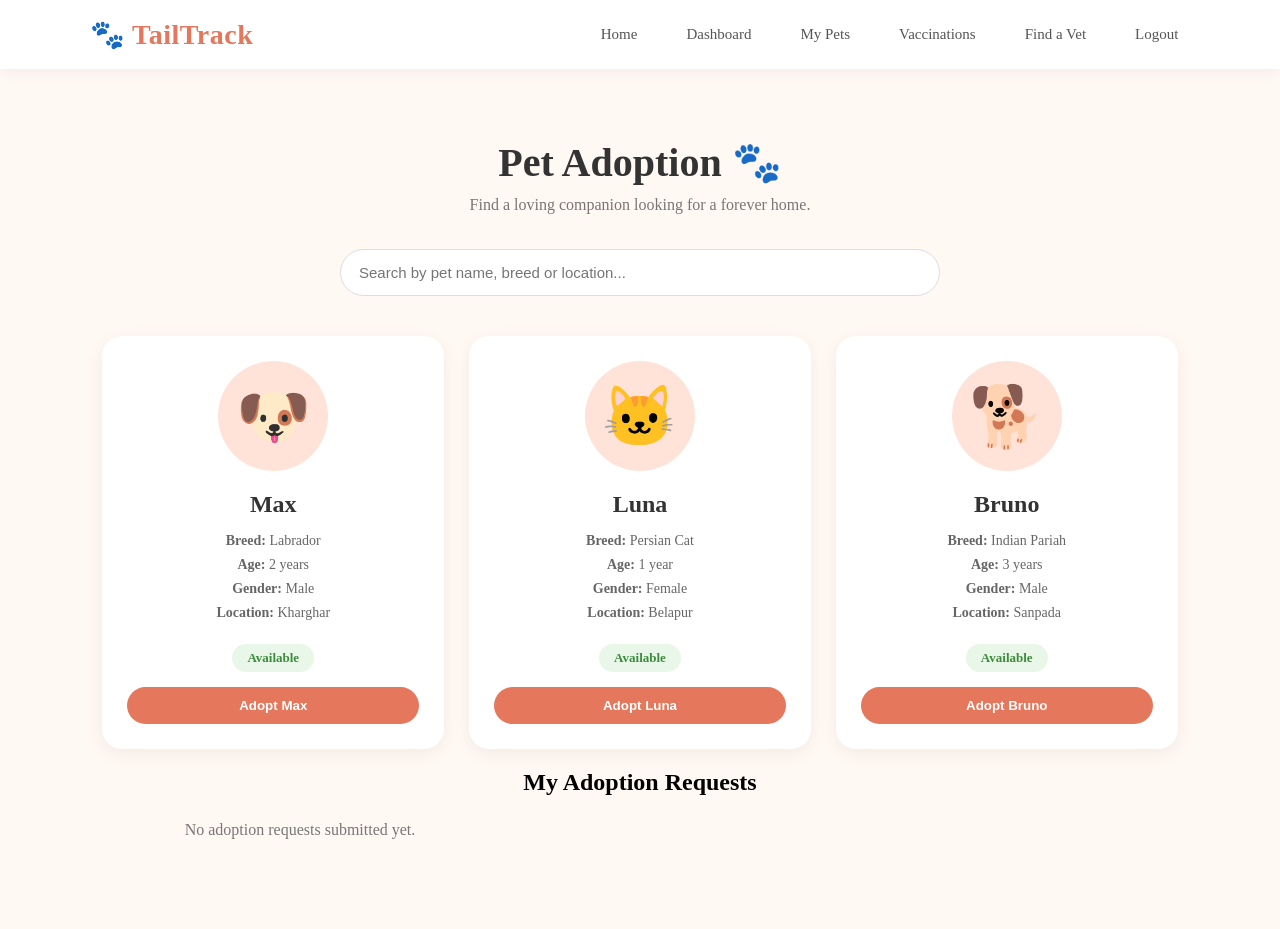
<file: adoption.html>
<!DOCTYPE html>
<html lang="en">

<head>
    <meta charset="UTF-8">
    <meta name="viewport" content="width=device-width, initial-scale=1.0">
    <title>TailTrack - Pet Adoption</title>
    <link rel="stylesheet" href="style.css">
</head>

<body>

    <nav>
        <div class="logo">🐾 TailTrack</div>

        <div class="nav-links">
            <a href="index.html">Home</a>
            <a href="dashboard.html">Dashboard</a>
            <a href="pets.html">My Pets</a>
            <a href="vaccinations.html">Vaccinations</a>
            <a href="vet.html">Find a Vet</a>
            <a href="login.html">Logout</a>
        </div>
    </nav>

    <section class="adoption-section">

        <div class="adoption-header">
            <h1>Pet Adoption 🐾</h1>
            <p>Find a loving companion looking for a forever home.</p>
        </div>

        <!-- Search -->

        <div class="adoption-search">

            <input
                type="text"
                id="adoptionSearch"
                placeholder="Search by pet name, breed or location..."
            >

        </div>


        <!-- Pet Listings -->

        <div class="adoption-container" id="adoptionList">

            <div class="adoption-card"
                 data-search="max dog labrador kharghar">

                <div class="adoption-image">🐶</div>

                <h2>Max</h2>

                <p><strong>Breed:</strong> Labrador</p>
                <p><strong>Age:</strong> 2 years</p>
                <p><strong>Gender:</strong> Male</p>
                <p><strong>Location:</strong> Kharghar</p>

                <span class="adoption-status">Available</span>

                <button onclick="openAdoption('Max')">
                    Adopt Max
                </button>

            </div>


            <div class="adoption-card"
                 data-search="luna cat persian belapur">

                <div class="adoption-image">🐱</div>

                <h2>Luna</h2>

                <p><strong>Breed:</strong> Persian Cat</p>
                <p><strong>Age:</strong> 1 year</p>
                <p><strong>Gender:</strong> Female</p>
                <p><strong>Location:</strong> Belapur</p>

                <span class="adoption-status">Available</span>

                <button onclick="openAdoption('Luna')">
                    Adopt Luna
                </button>

            </div>


            <div class="adoption-card"
                 data-search="bruno dog indie sanpada">

                <div class="adoption-image">🐕</div>

                <h2>Bruno</h2>

                <p><strong>Breed:</strong> Indian Pariah</p>
                <p><strong>Age:</strong> 3 years</p>
                <p><strong>Gender:</strong> Male</p>
                <p><strong>Location:</strong> Sanpada</p>

                <span class="adoption-status">Available</span>

                <button onclick="openAdoption('Bruno')">
                    Adopt Bruno
                </button>

            </div>

        </div>


        <!-- Adoption Form -->

        <div class="adoption-form-box" id="adoptionFormBox">

            <h2>Adoption Request 🐾</h2>

            <form id="adoptionForm">

                <label>Selected Pet</label>

                <input
                    type="text"
                    id="selectedPet"
                    readonly
                >


                <label>Your Name</label>

                <input
                    type="text"
                    id="adopterName"
                    placeholder="Enter your name"
                    required
                >


                <label>Phone Number</label>

                <input
                    type="tel"
                    id="adopterPhone"
                    placeholder="Enter phone number"
                    required
                >


                <label>Why do you want to adopt?</label>

                <textarea
                    id="adoptionReason"
                    placeholder="Tell us why you want to adopt..."
                    required
                ></textarea>


                <button type="submit">
                    Submit Adoption Request 🐾
                </button>

            </form>

        </div>


        <!-- Adoption Requests -->

        <div class="adoption-requests">

            <h2>My Adoption Requests</h2>

            <div id="adoptionRequestList">

                <p class="no-requests">
                    No adoption requests submitted yet.
                </p>

            </div>

        </div>

    </section>

    <script src="script.js"></script>

</body>

</html>
</file>
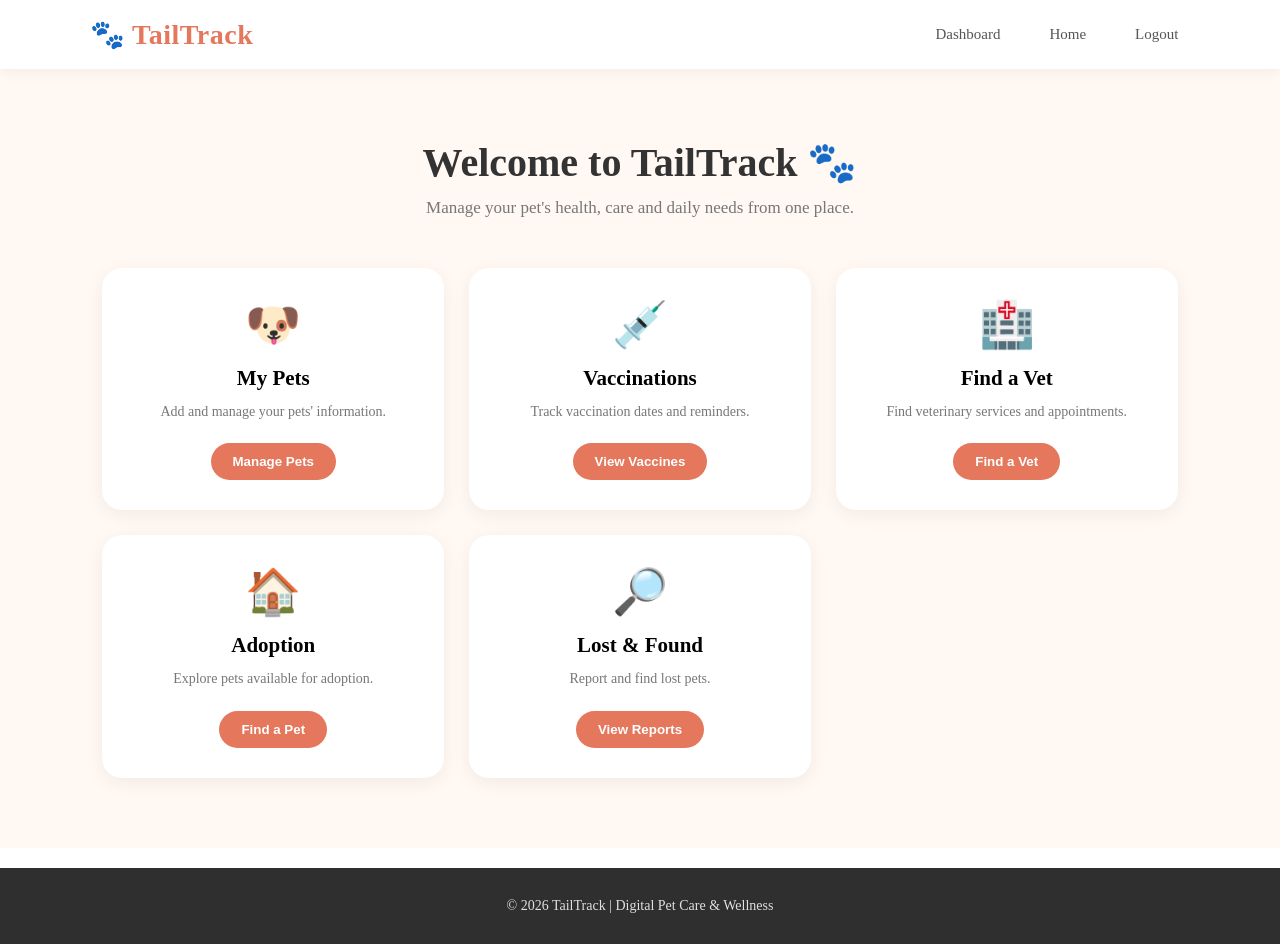
<file: dashboard.html>
<!DOCTYPE html>
<html lang="en">

<head>

    <meta charset="UTF-8">

    <meta name="viewport" content="width=device-width, initial-scale=1.0">

    <title>TailTrack - Dashboard</title>

    <link rel="stylesheet" href="style.css">

</head>

<body>

    <nav>

        <div class="logo">
            🐾 TailTrack
        </div>

        <div class="nav-links">

            <a href="dashboard.html">Dashboard</a>
            <a href="index.html">Home</a>
            <a href="login.html">Logout</a>

        </div>

    </nav>

    <section class="dashboard">

        <div class="dashboard-header">

            <h1>Welcome to TailTrack 🐾</h1>

            <p>
                Manage your pet's health, care and daily needs
                from one place.
            </p>

        </div>

        <div class="dashboard-cards">

            <div class="dashboard-card">
                <div class="dashboard-icon">🐶</div>
                <h3>My Pets</h3>
                <p>Add and manage your pets' information.</p>
                <a href="pets.html">
                <button>Manage Pets</button>
                </a>
            </div>

            <div class="dashboard-card">
                <div class="dashboard-icon">💉</div>
                <h3>Vaccinations</h3>
                <p>Track vaccination dates and reminders.</p>
                <a href="vaccinations.html"> 
                <button>View Vaccines</button>
                </a>
            </div>

            <div class="dashboard-card">
                <div class="dashboard-icon">🏥</div>
                <h3>Find a Vet</h3>
                <p>Find veterinary services and appointments.</p>
                <a href="vet.html">
                <button>Find a Vet</button>
                </a>
            </div>

            <div class="dashboard-card">
                <div class="dashboard-icon">🏠</div>
                <h3>Adoption</h3>
                <p>Explore pets available for adoption.</p>
                <a href="adoption.html">
                <button>Find a Pet</button>
                </a>
            </div>

            <div class="dashboard-card">
                <div class="dashboard-icon">🔎</div>
                <h3>Lost & Found</h3>
                <p>Report and find lost pets.</p>
                <a href="lost.html">
                <button>View Reports</button>
                </a>
            </div>

        </div>

    </section>

    <footer>

        <p>© 2026 TailTrack | Digital Pet Care & Wellness</p>

    </footer>

</body>

</html>
</file>
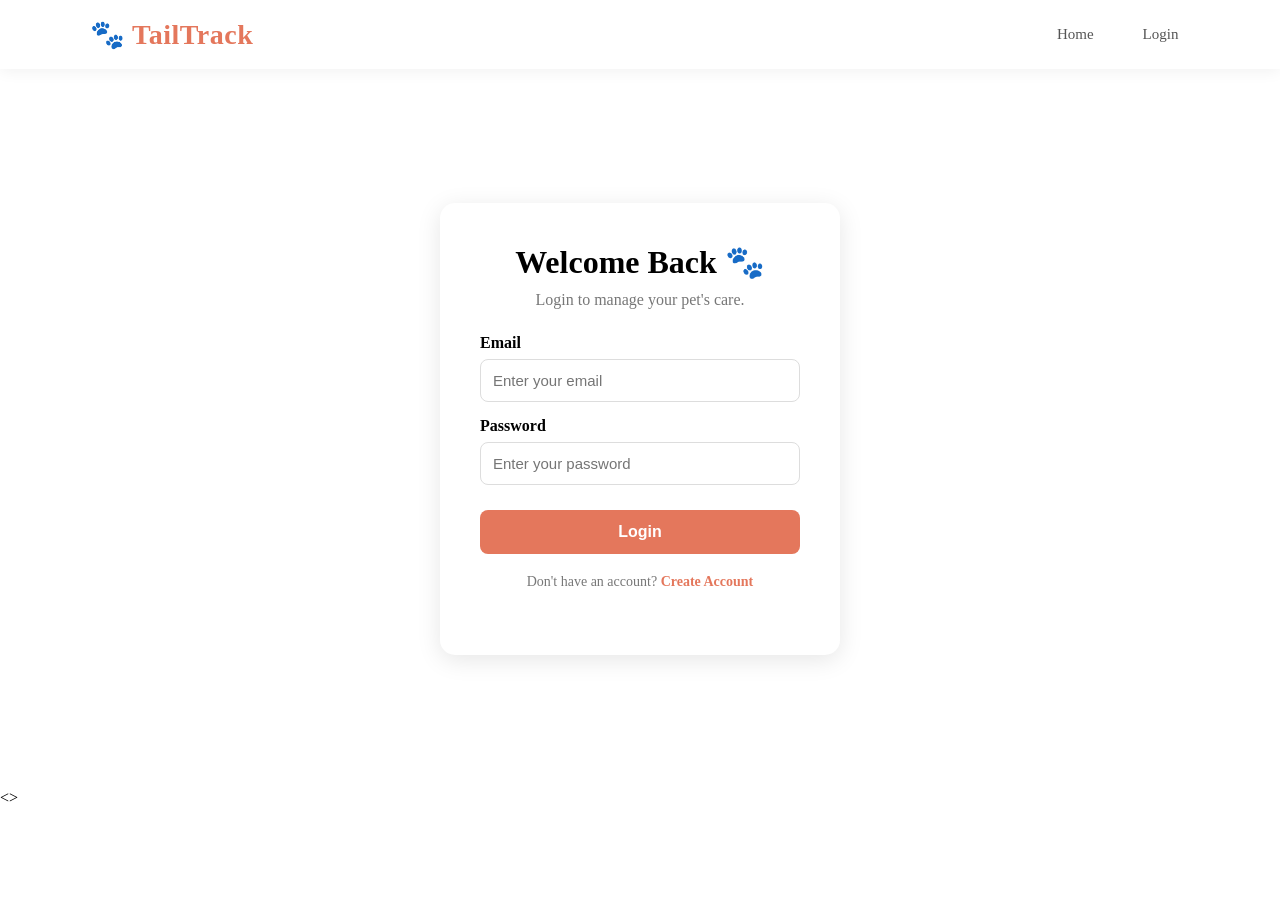
<file: login.html>
<!DOCTYPE html>
<html lang="en">

<head>

    <meta charset="UTF-8">

    <meta name="viewport" content="width=device-width, initial-scale=1.0">

    <title>TailTrack - Login</title>

    <link rel="stylesheet" href="style.css">

</head>

<body>

    <nav>

        <div class="logo">
            🐾 TailTrack
        </div>

        <div class="nav-links">

            <a href="index.html">Home</a>

            <a href="login.html">Login</a>

        </div>

    </nav>

    <div class="login-container">

        <div class="login-box">

            <h1>Welcome Back 🐾</h1>

            <p>Login to manage your pet's care.</p>
<form id="loginForm"></form>

          <form id="loginForm" onsubmit="loginAccount(event)"></form>

                <label>Email</label>

                <input
                    type="email"
                    id="email"
                    placeholder="Enter your email"
                    required
                >

                <label>Password</label>

                <input
                    type="password"
                    id="password"
                    placeholder="Enter your password"
                    required
                >

               <button type="button" onclick="loginAccount()">Login</button>

            </form>

            <p class="register-text">

                Don't have an account?

                <a href="register.html">
                    Create Account
                </a>

            </p>

        </div>

    </div>

    <script src="script.js"></script>
<>
<script>
async function loginAccount() {

    const form = document.getElementById("loginForm");

    if (!form) {
        alert("Login form not found.");
        return;
    }

    // Try common IDs first
    let emailInput =
        document.getElementById("email") ||
        document.getElementById("loginEmail");

    let passwordInput =
        document.getElementById("password") ||
        document.getElementById("loginPassword");

    // If IDs are different, use the form inputs
    const inputs = form.querySelectorAll("input");

    if (!emailInput && inputs.length >= 1) {
        emailInput = inputs[0];
    }

    if (!passwordInput && inputs.length >= 2) {
        passwordInput = inputs[1];
    }

    if (!emailInput || !passwordInput) {
        alert("Login fields could not be found.");
        return;
    }

    const email = emailInput.value.trim();
    const password = passwordInput.value;

    if (!email || !password) {
        alert("Please enter email and password.");
        return;
    }

    try {

        const response = await fetch(
            "http://localhost:8080/api/login",
            {
                method: "POST",
                headers: {
                    "Content-Type":
                        "application/x-www-form-urlencoded"
                },
                body:
                    "email=" + encodeURIComponent(email) +
                    "&password=" + encodeURIComponent(password)
            }
        );

        const result = await response.text();

        console.log("Login response:", result);

        if (response.ok) {

            alert("Login successful! 🐾");

            window.location.href = "dashboard.html";

        } else {

            alert(result);
        }

    } catch (error) {

        console.error("Login error:", error);

        alert(
            "Unable to connect to TailTrack backend."
        );
    }
}
</script>
</body>

</html>
</file>
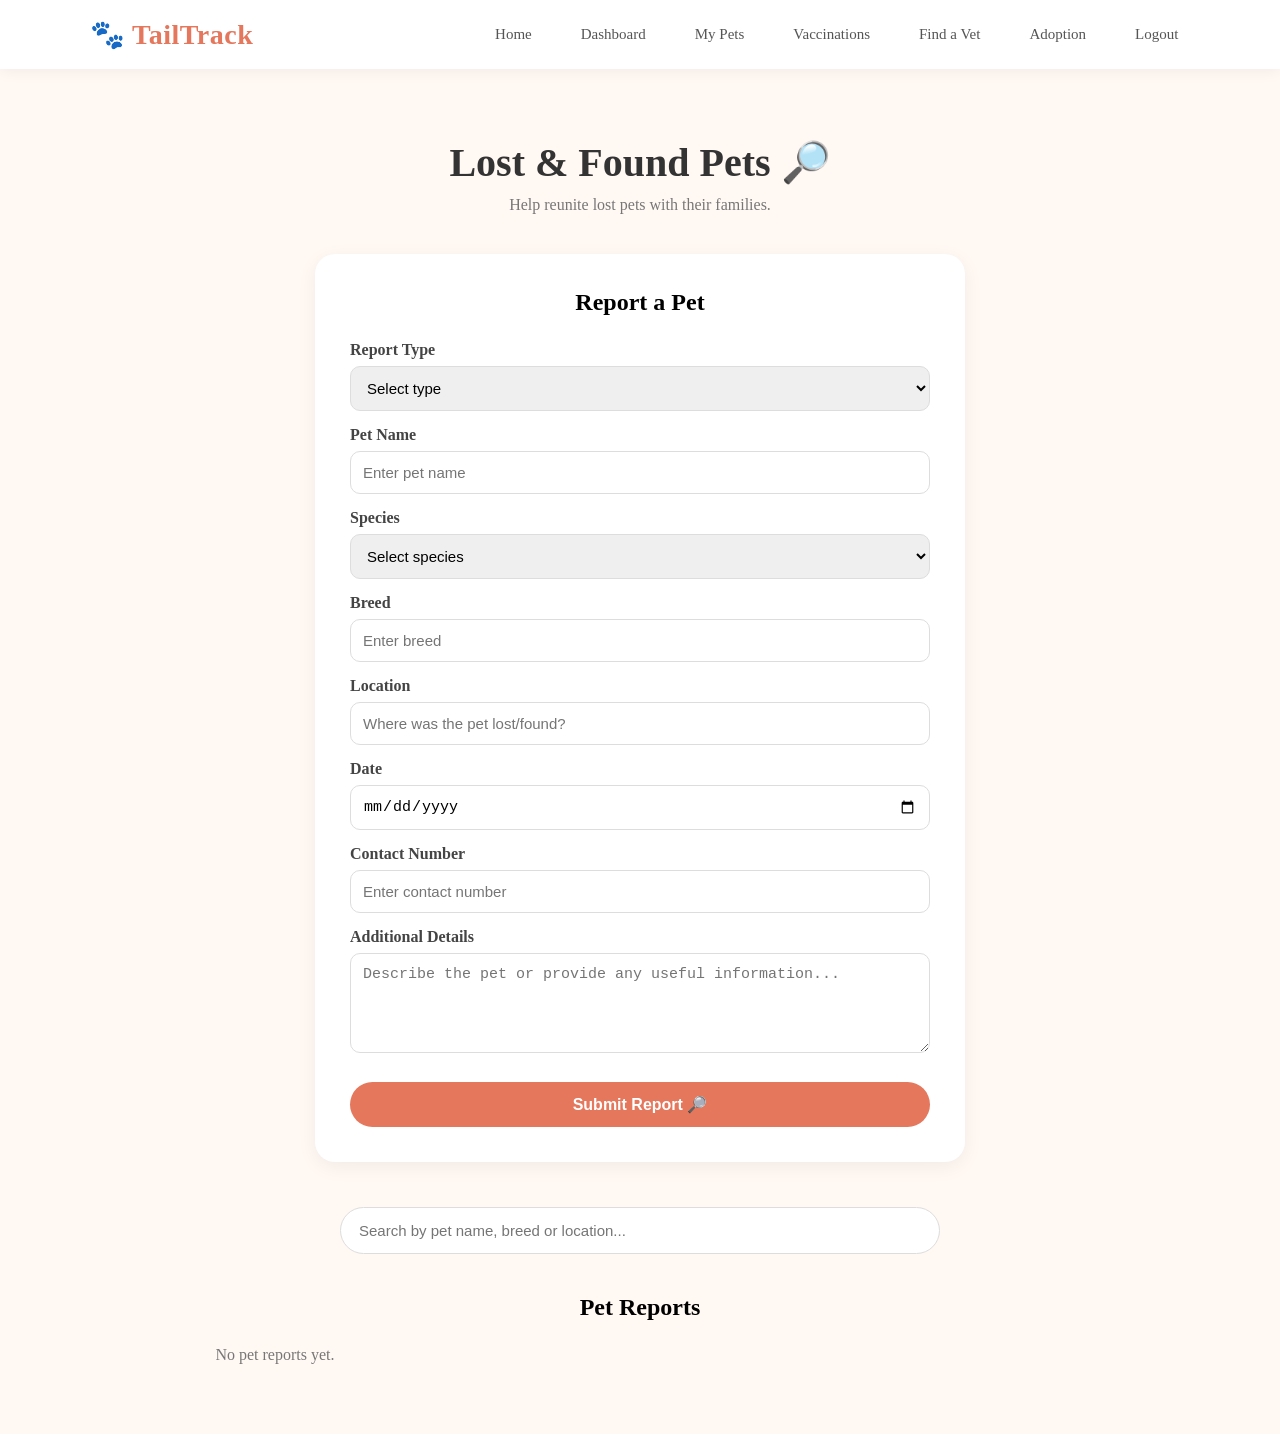
<file: lost.html>
<!DOCTYPE html>
<html lang="en">

<head>
    <meta charset="UTF-8">
    <meta name="viewport" content="width=device-width, initial-scale=1.0">
    <title>TailTrack - Lost & Found</title>
    <link rel="stylesheet" href="style.css">
</head>

<body>

    <nav>
        <div class="logo">🐾 TailTrack</div>

        <div class="nav-links">
            <a href="index.html">Home</a>
            <a href="dashboard.html">Dashboard</a>
            <a href="pets.html">My Pets</a>
            <a href="vaccinations.html">Vaccinations</a>
            <a href="vet.html">Find a Vet</a>
            <a href="adoption.html">Adoption</a>
            <a href="login.html">Logout</a>
        </div>
    </nav>

    <section class="lost-section">

        <div class="lost-header">
            <h1>Lost & Found Pets 🔎</h1>
            <p>Help reunite lost pets with their families.</p>
        </div>

        <div class="lost-form-box">

            <h2>Report a Pet</h2>

            <form id="lostPetForm">

                <label>Report Type</label>

                <select id="reportType" required>
                    <option value="">Select type</option>
                    <option value="Lost">I Lost a Pet</option>
                    <option value="Found">I Found a Pet</option>
                </select>


                <label>Pet Name</label>

                <input
                    type="text"
                    id="lostPetName"
                    placeholder="Enter pet name"
                    required
                >


                <label>Species</label>

                <select id="lostPetSpecies" required>
                    <option value="">Select species</option>
                    <option value="Dog">Dog</option>
                    <option value="Cat">Cat</option>
                    <option value="Bird">Bird</option>
                    <option value="Rabbit">Rabbit</option>
                    <option value="Other">Other</option>
                </select>


                <label>Breed</label>

                <input
                    type="text"
                    id="lostPetBreed"
                    placeholder="Enter breed"
                    required
                >


                <label>Location</label>

                <input
                    type="text"
                    id="lostPetLocation"
                    placeholder="Where was the pet lost/found?"
                    required
                >


                <label>Date</label>

                <input
                    type="date"
                    id="lostPetDate"
                    required
                >


                <label>Contact Number</label>

                <input
                    type="tel"
                    id="lostPetContact"
                    placeholder="Enter contact number"
                    required
                >


                <label>Additional Details</label>

                <textarea
                    id="lostPetDetails"
                    placeholder="Describe the pet or provide any useful information..."
                ></textarea>


                <button type="submit">
                    Submit Report 🔎
                </button>

            </form>

        </div>


        <!-- Search -->

        <div class="lost-search">

            <input
                type="text"
                id="lostSearch"
                placeholder="Search by pet name, breed or location..."
            >

        </div>


        <!-- Listings -->

        <div class="lost-listings">

            <h2>Pet Reports</h2>

            <div id="lostPetList">

                <p class="no-lost-pets">
                    No pet reports yet.
                </p>

            </div>

        </div>

    </section>

    <script src="script.js"></script>

</body>

</html>
</file>
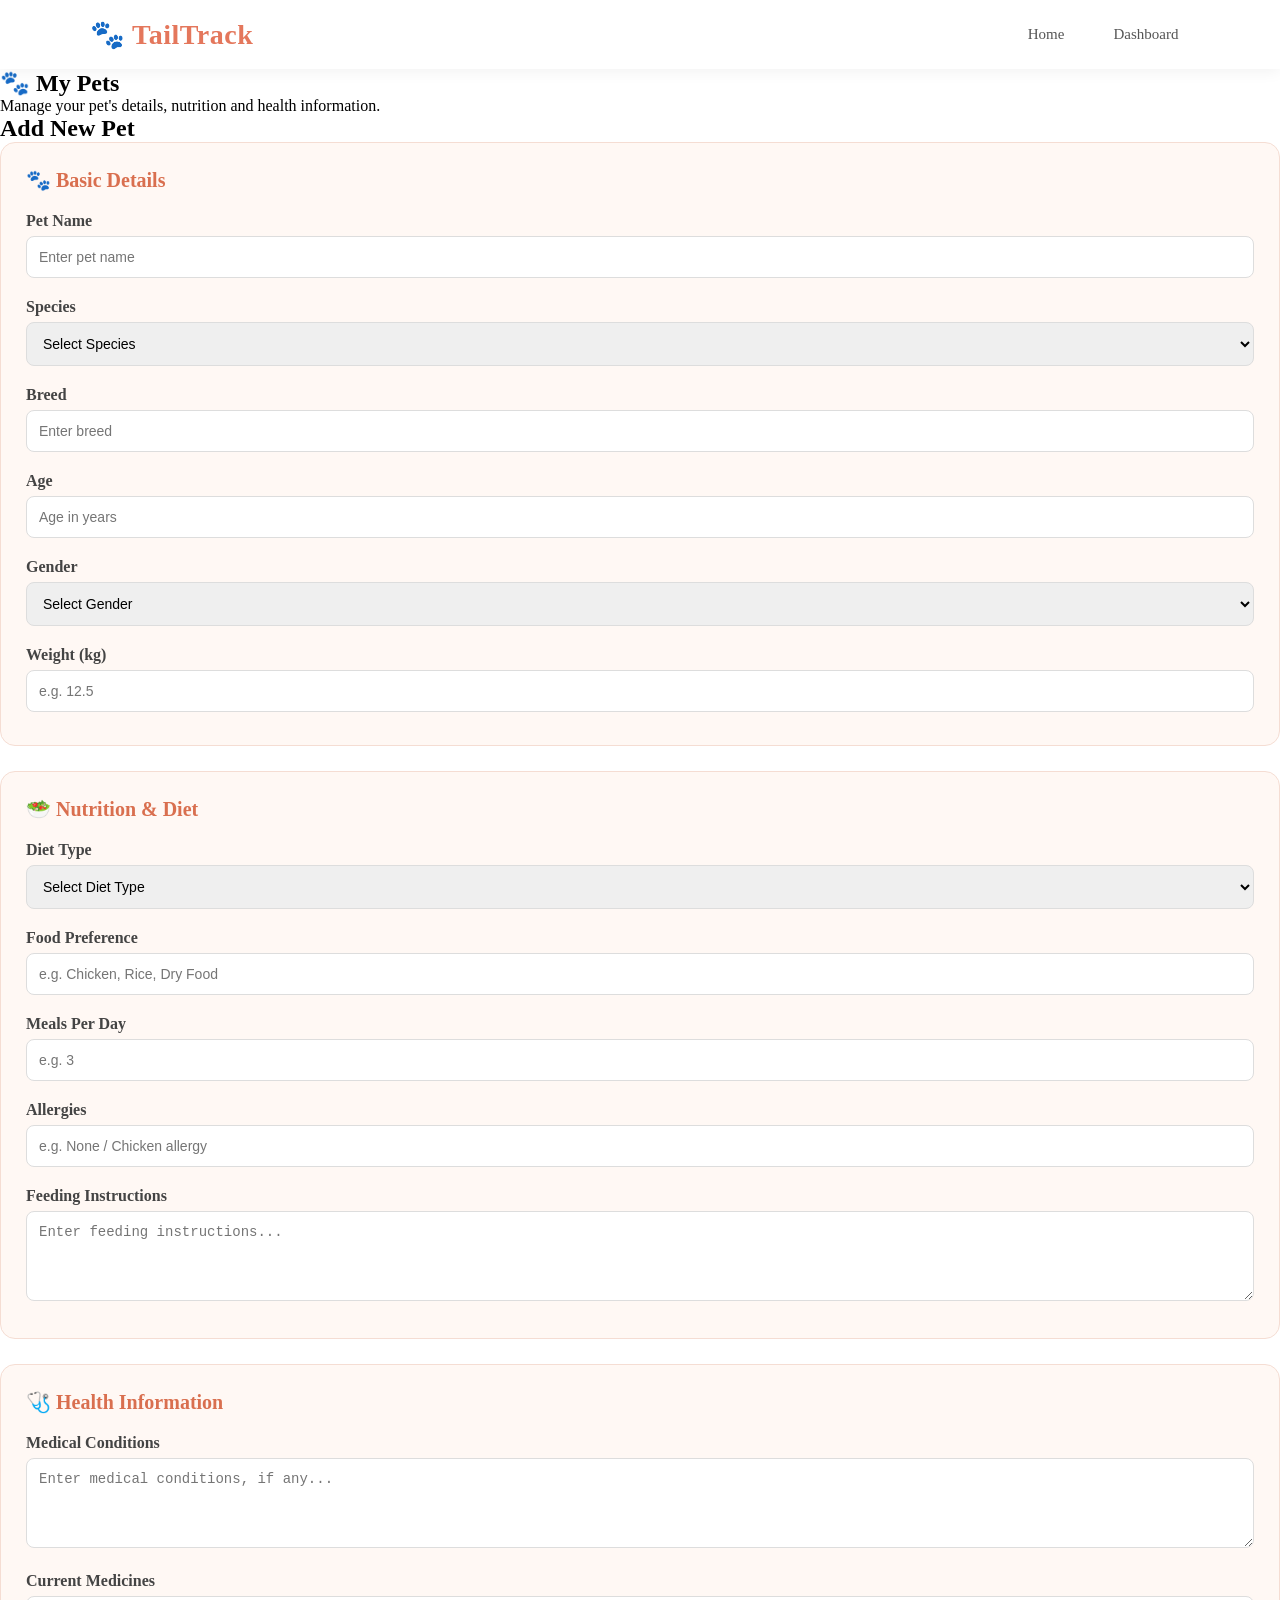
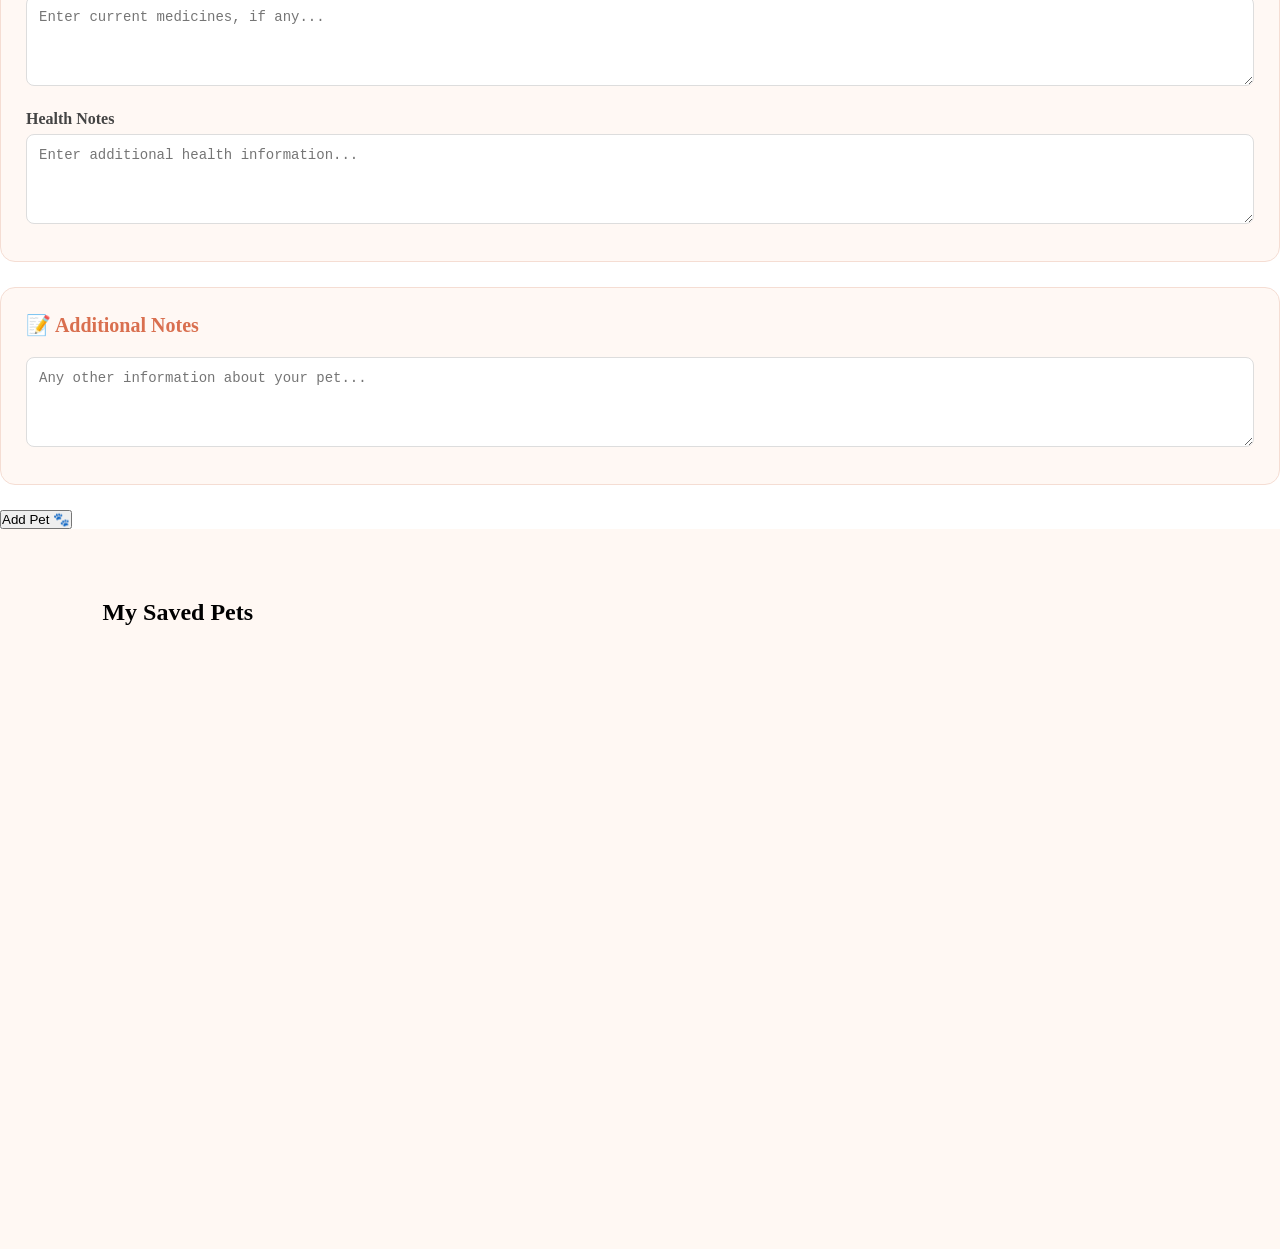
<file: pets.html>
<!DOCTYPE html>
<html lang="en">
<head>
    <meta charset="UTF-8">
    <meta name="viewport" content="width=device-width, initial-scale=1.0">
    <title>My Pets - TailTrack</title>
    <link rel="stylesheet" href="style.css">
</head>

<body>

<nav class="navbar">
    <div class="logo">🐾 TailTrack</div>

    <div class="nav-links">
        <a href="index.html">Home</a>
        <a href="dashboard.html">Dashboard</a>
    </div>
</nav>


<section class="page-section">

    <div class="page-header">
        <h1>🐾 My Pets</h1>
        <p>Manage your pet's details, nutrition and health information.</p>
    </div>


    <!-- ADD PET -->
    <div class="form-container">

        <h2>Add New Pet</h2>

        <form id="petForm">

            <div class="form-section">
                <h3>🐾 Basic Details</h3>

                <label>Pet Name</label>
                <input type="text" id="petName"
                       placeholder="Enter pet name" required>

                <label>Species</label>
                <select id="petSpecies" required>
                    <option value="">Select Species</option>
                    <option value="Dog">Dog</option>
                    <option value="Cat">Cat</option>
                    <option value="Rabbit">Rabbit</option>
                    <option value="Bird">Bird</option>
                    <option value="Other">Other</option>
                </select>

                <label>Breed</label>
                <input type="text" id="petBreed"
                       placeholder="Enter breed">

                <label>Age</label>
                <input type="number" id="petAge"
                       min="0" placeholder="Age in years" required>

                <label>Gender</label>
                <select id="petGender">
                    <option value="">Select Gender</option>
                    <option value="Male">Male</option>
                    <option value="Female">Female</option>
                </select>

                <label>Weight (kg)</label>
                <input type="number" id="petWeight"
                       step="0.1" min="0"
                       placeholder="e.g. 12.5">
            </div>


            <div class="form-section">
                <h3>🥗 Nutrition & Diet</h3>

                <label>Diet Type</label>
                <select id="dietType">
                    <option value="">Select Diet Type</option>
                    <option value="Vegetarian">Vegetarian</option>
                    <option value="Non-Vegetarian">Non-Vegetarian</option>
                    <option value="Mixed">Mixed</option>
                    <option value="Special Diet">Special Diet</option>
                </select>

                <label>Food Preference</label>
                <input type="text" id="foodPreference"
                       placeholder="e.g. Chicken, Rice, Dry Food">

                <label>Meals Per Day</label>
                <input type="number" id="mealsPerDay"
                       min="1" max="10"
                       placeholder="e.g. 3">

                <label>Allergies</label>
                <input type="text" id="allergies"
                       placeholder="e.g. None / Chicken allergy">

                <label>Feeding Instructions</label>
                <textarea id="feedingInstructions"
                          placeholder="Enter feeding instructions..."></textarea>
            </div>


            <div class="form-section">
                <h3>🩺 Health Information</h3>

                <label>Medical Conditions</label>
                <textarea id="medicalConditions"
                          placeholder="Enter medical conditions, if any..."></textarea>

                <label>Current Medicines</label>
                <textarea id="currentMedicines"
                          placeholder="Enter current medicines, if any..."></textarea>

                <label>Health Notes</label>
                <textarea id="healthNotes"
                          placeholder="Enter additional health information..."></textarea>
            </div>


            <div class="form-section">
                <h3>📝 Additional Notes</h3>

                <textarea id="petNotes"
                          placeholder="Any other information about your pet..."></textarea>
            </div>


            <button type="submit">Add Pet 🐾</button>

        </form>

    </div>


    <!-- SAVED PETS -->

    <div class="pets-section">

        <h2>My Saved Pets</h2>

        <div id="petList"></div>

    </div>

</section>


<script src="script.js"></script>

</body>
</html>
</file>
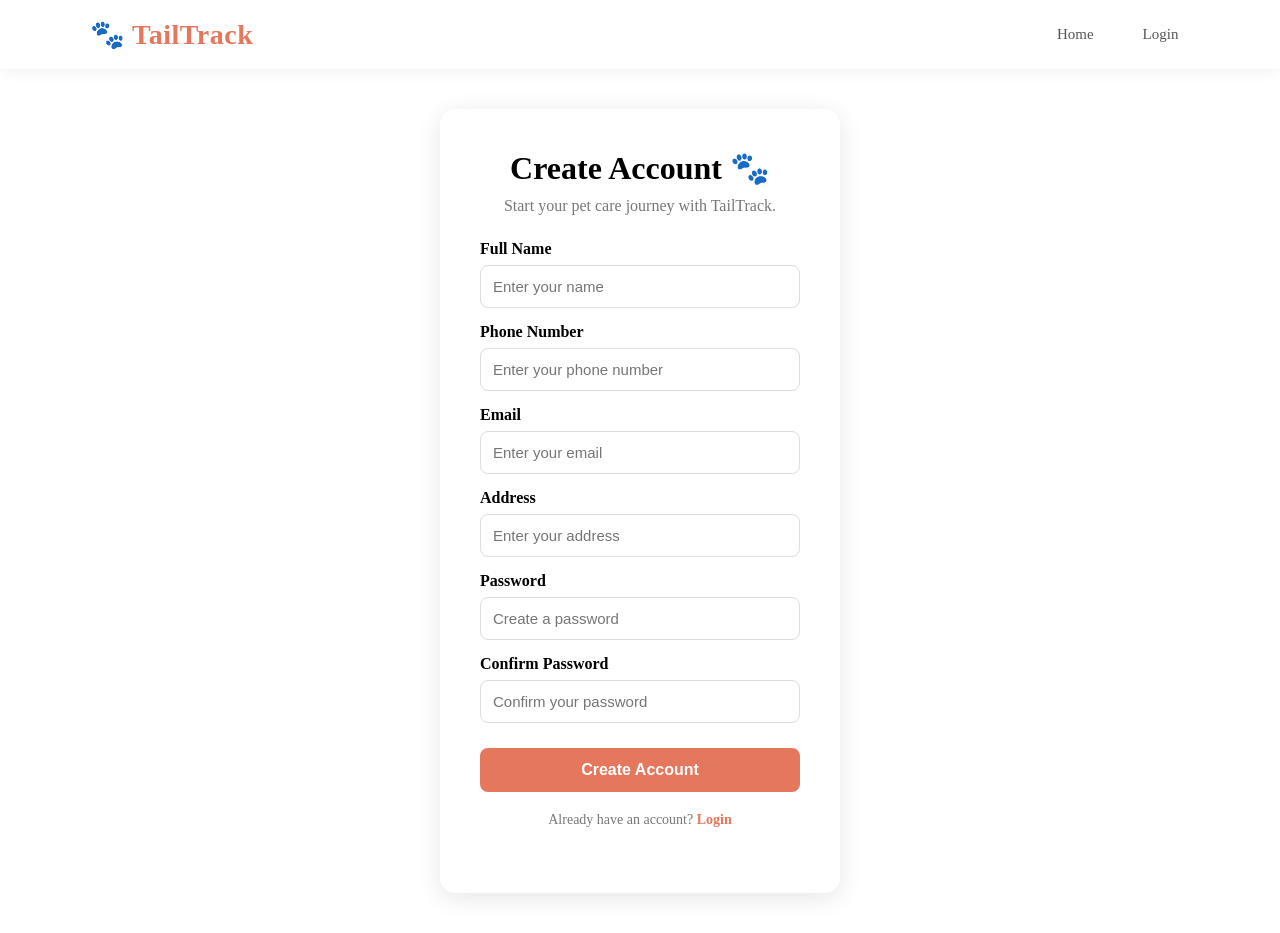
<file: register.html>
<!DOCTYPE html>
<html lang="en">

<head>

    <meta charset="UTF-8">

    <meta name="viewport" content="width=device-width, initial-scale=1.0">

    <title>TailTrack - Create Account</title>

    <link rel="stylesheet" href="style.css">

</head>

<body>

    <nav>

        <div class="logo">
            🐾 TailTrack
        </div>

        <div class="nav-links">

            <a href="index.html">Home</a>

            <a href="login.html">Login</a>

        </div>

    </nav>

    <div class="login-container">

        <div class="login-box">

            <h1>Create Account 🐾</h1>

            <p>Start your pet care journey with TailTrack.</p>

        <form id="registerForm" onsubmit="return false;">
    <label>Full Name</label>
    <input
        type="text"
        id="name"
        placeholder="Enter your name"
        required
    >

    <label>Phone Number</label>
    <input
        type="text"
        id="phone"
        placeholder="Enter your phone number"
        required
    >

    <label>Email</label>
    <input
        type="email"
        id="email"
        placeholder="Enter your email"
        required
    >

    <label>Address</label>
    <input
        type="text"
        id="address"
        placeholder="Enter your address"
        required
    >

    <label>Password</label>
    <input
        type="password"
        id="password"
        placeholder="Create a password"
        required
    >

    <label>Confirm Password</label>
    <input
        type="password"
        id="confirmPassword"
        placeholder="Confirm your password"
        required
    >

    <button type="button" onclick="registerAccount()">
    Create Account
</button>
</button>

</form>

            <p class="register-text">

                Already have an account?

                <a href="login.html">
                    Login
                </a>

            </p>

        </div>

    </div>

    <script src="script.js"></script>
    <script>
async function registerAccount() {

    const name =
        document.getElementById("name").value.trim();

    const phone =
        document.getElementById("phone").value.trim();

    const email =
        document.getElementById("email").value.trim();

    const address =
        document.getElementById("address").value.trim();

    const password =
        document.getElementById("password").value;

    const confirmPassword =
        document.getElementById("confirmPassword").value;

    if (!name || !phone || !email || !address || !password) {
        alert("Please fill all the fields.");
        return;
    }

    if (password !== confirmPassword) {
        alert("Passwords do not match!");
        return;
    }

    const data = new URLSearchParams();

    data.append("name", name);
    data.append("phone", phone);
    data.append("email", email);
    data.append("address", address);
    data.append("password", password);

    try {

        const response = await fetch(
            "http://localhost:8080/api/register",
            {
                method: "POST",
                headers: {
                    "Content-Type":
                        "application/x-www-form-urlencoded"
                },
                body: data.toString()
            }
        );

        const result = await response.text();

        console.log("Registration response:", result);

        if (response.ok) {

            alert("Account created successfully! 🐾");

            window.location.href = "login.html";

        } else {

            alert("Registration failed: " + result);
        }

    } catch (error) {

        console.error("Registration error:", error);

        alert(
            "Unable to connect to TailTrack backend. " +
            "Make sure the Java server is running."
        );
    }
}
</script>
</body>

</html>
</file>
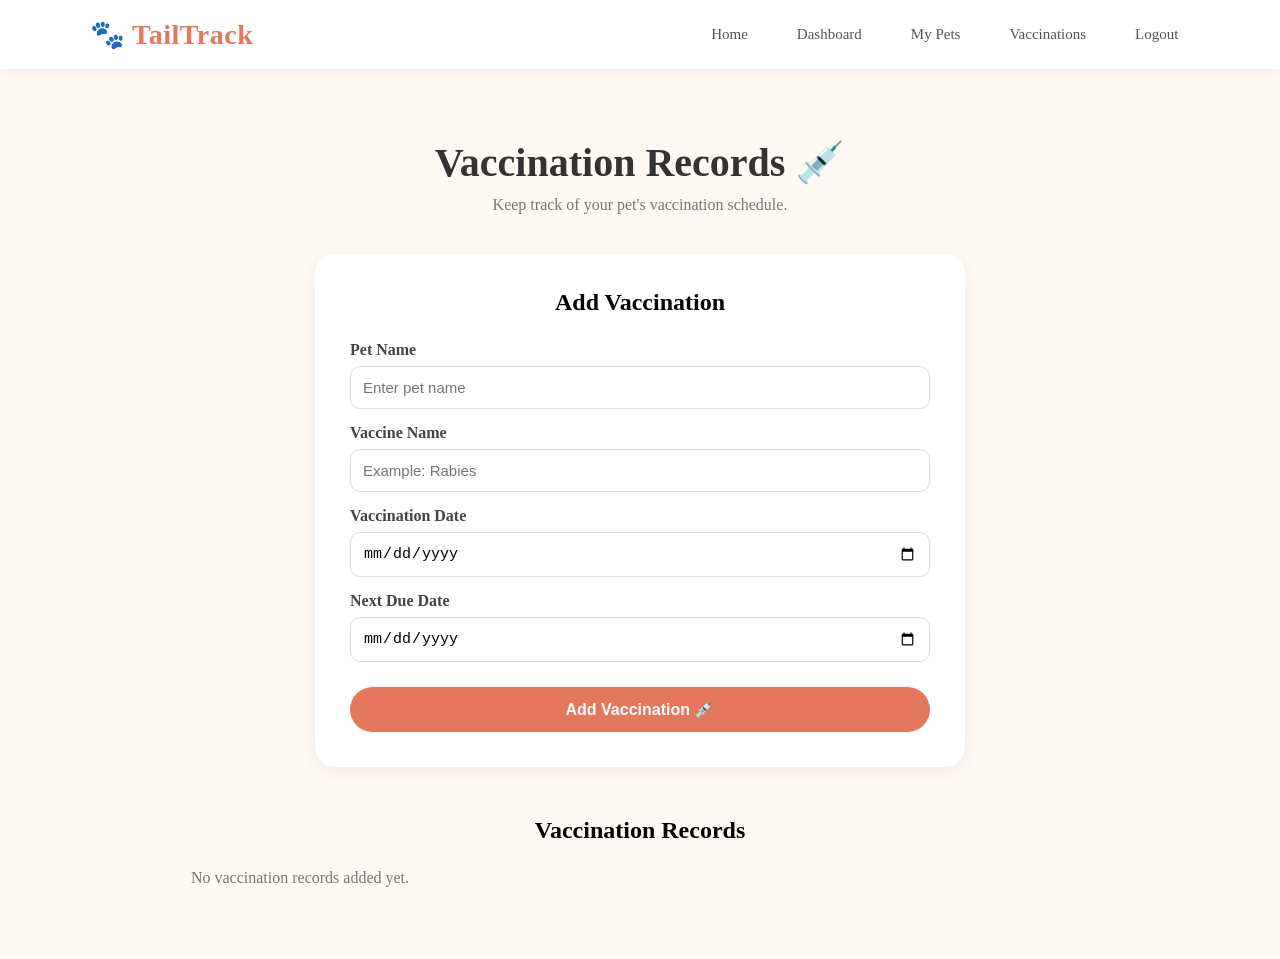
<file: vaccinations.html>
<!DOCTYPE html>
<html lang="en">

<head>
    <meta charset="UTF-8">
    <meta name="viewport" content="width=device-width, initial-scale=1.0">
    <title>TailTrack - Vaccinations</title>
    <link rel="stylesheet" href="style.css">
</head>

<body>

    <nav>
        <div class="logo">🐾 TailTrack</div>

        <div class="nav-links">
            <a href="index.html">Home</a>
            <a href="dashboard.html">Dashboard</a>
            <a href="pets.html">My Pets</a>
            <a href="vaccinations.html">Vaccinations</a>
            <a href="login.html">Logout</a>
        </div>
    </nav>

    <section class="vaccination-section">

        <div class="vaccination-header">
            <h1>Vaccination Records 💉</h1>
            <p>Keep track of your pet's vaccination schedule.</p>
        </div>

        <div class="vaccination-form-box">

            <h2>Add Vaccination</h2>

            <form id="vaccinationForm">

                <label>Pet Name</label>
                <input type="text" id="vaccinationPet"
                       placeholder="Enter pet name" required>

                <label>Vaccine Name</label>
                <input type="text" id="vaccineName"
                       placeholder="Example: Rabies" required>

                <label>Vaccination Date</label>
                <input type="date" id="vaccinationDate" required>

                <label>Next Due Date</label>
                <input type="date" id="nextDueDate" required>

                <button type="submit">
                    Add Vaccination 💉
                </button>

            </form>

        </div>

        <div class="vaccination-records">

            <h2>Vaccination Records</h2>

            <div id="vaccinationList">
                <p class="no-vaccinations">
                    No vaccination records added yet.
                </p>
            </div>

        </div>

    </section>

    <script src="script.js"></script>

</body>

</html>
</file>
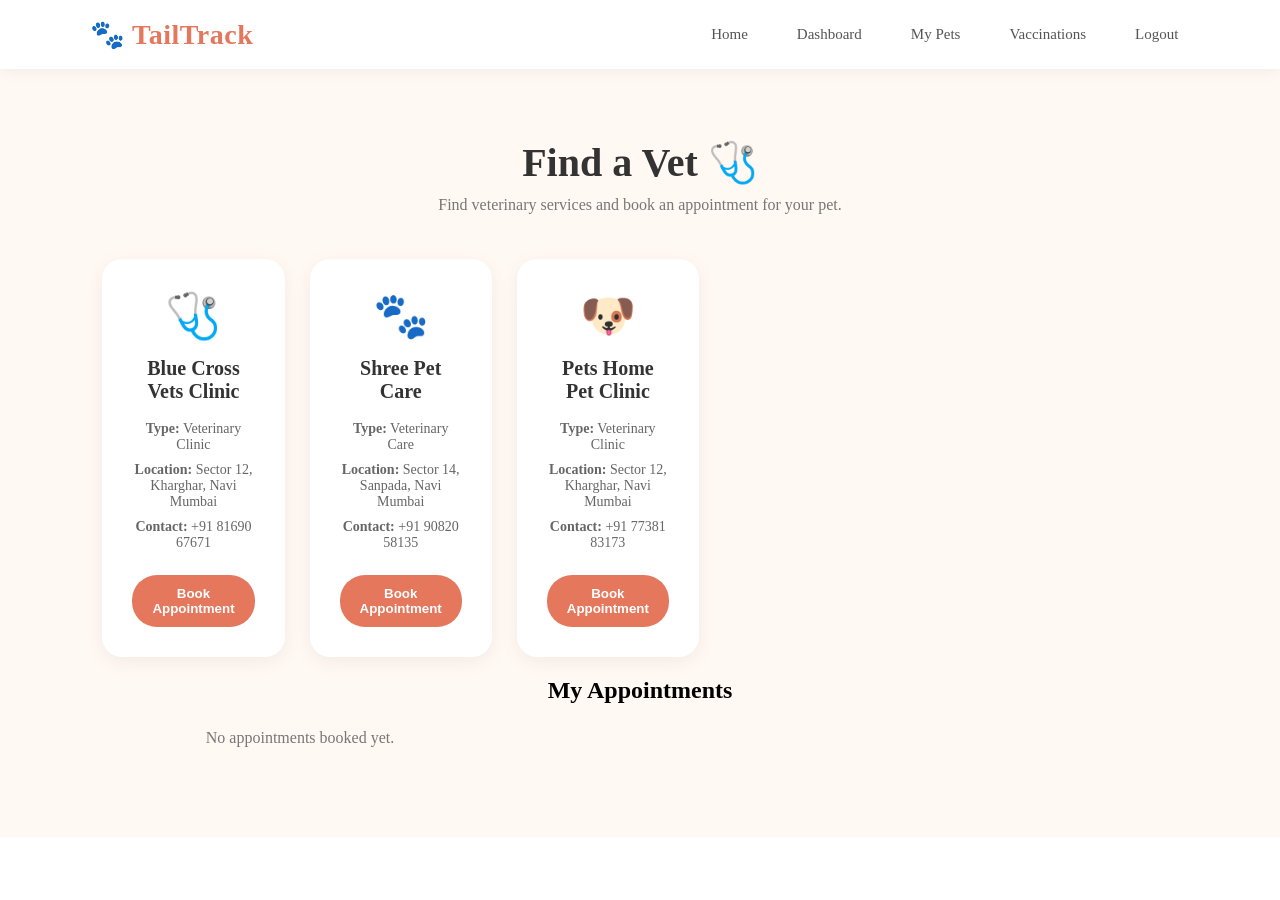
<file: vet.html>
<!DOCTYPE html>
<html lang="en">

<head>
    <meta charset="UTF-8">
    <meta name="viewport" content="width=device-width, initial-scale=1.0">
    <title>TailTrack - Find a Vet</title>
    <link rel="stylesheet" href="style.css">
</head>

<body>

    <nav>
        <div class="logo">🐾 TailTrack</div>

        <div class="nav-links">
            <a href="index.html">Home</a>
            <a href="dashboard.html">Dashboard</a>
            <a href="pets.html">My Pets</a>
            <a href="vaccinations.html">Vaccinations</a>
            <a href="login.html">Logout</a>
        </div>
    </nav>

    <section class="vet-section">

        <div class="vet-header">
            <h1>Find a Vet 🩺</h1>
            <p>Find veterinary services and book an appointment for your pet.</p>
        </div>

        <div class="vet-container">

            <div class="vet-container">

    <!-- Blue Cross Vets Clinic -->

    <div class="vet-card">

        <div class="vet-icon">🩺</div>

        <h2>Blue Cross Vets Clinic</h2>

        <p>
            <strong>Type:</strong>
            Veterinary Clinic
        </p>

        <p>
            <strong>Location:</strong>
            Sector 12, Kharghar, Navi Mumbai
        </p>

        <p>
            <strong>Contact:</strong>
            +91 81690 67671
        </p>

        <button onclick="openAppointment('Blue Cross Vets Clinic')">
            Book Appointment
        </button>

    </div>


    <!-- Shree Pet Care -->

    <div class="vet-card">

        <div class="vet-icon">🐾</div>

        <h2>Shree Pet Care</h2>

        <p>
            <strong>Type:</strong>
            Veterinary Care
        </p>

        <p>
            <strong>Location:</strong>
            Sector 14, Sanpada, Navi Mumbai
        </p>

        <p>
            <strong>Contact:</strong>
            +91 90820 58135
        </p>

        <button onclick="openAppointment('Shree Pet Care')">
            Book Appointment
        </button>

    </div>


    <!-- Pets Home Pet Clinic -->

    <div class="vet-card">

        <div class="vet-icon">🐶</div>

        <h2>Pets Home Pet Clinic</h2>

        <p>
            <strong>Type:</strong>
            Veterinary Clinic
        </p>

        <p>
            <strong>Location:</strong>
            Sector 12, Kharghar, Navi Mumbai
        </p>

        <p>
            <strong>Contact:</strong>
            +91 77381 83173
        </p>

        <button onclick="openAppointment('Pets Home Pet Clinic')">
            Book Appointment
        </button>

    </div>

</div>
        </div>

        <!-- Appointment Form -->

        <div class="appointment-box" id="appointmentBox">

            <h2>Book an Appointment 📅</h2>

            <form id="appointmentForm">

                <label>Selected Clinic</label>
                <input type="text" id="clinicName" readonly>

                <label>Pet Name</label>
                <input type="text" id="appointmentPet"
                    placeholder="Enter your pet's name" required>

                <label>Appointment Date</label>
                <input type="date" id="appointmentDate" required>

                <label>Appointment Time</label>
                <input type="time" id="appointmentTime" required>

                <label>Reason for Visit</label>
                <textarea id="visitReason"
                    placeholder="Example: Vaccination, check-up, illness..."
                    required></textarea>

                <button type="submit">
                    Confirm Appointment 📅
                </button>

            </form>

        </div>


        <!-- Saved Appointments -->

        <div class="appointments">

            <h2>My Appointments</h2>

            <div id="appointmentList">
                <p class="no-appointments">
                    No appointments booked yet.
                </p>
            </div>

        </div>

    </section>

    <script src="script.js"></script>

</body>

</html>
</file>
<file: style.css>
*{
            margin: 0;
            padding: 0;
            box-sizing : border-box;
        }

        body {
            body {
            font-family: "Segoe UI", Arial, sans-serif;
            background-color: #fff8f3;
            color: #333;
        }

        /* Navigation Bar */
        nav {
             background-color: rgba(255, 255, 255, 0.95);
             padding: 18px 7%;
             display: flex;
             justify-content: space-between;
             align-items: center;
             box-shadow: 0 2px 15px rgba(0, 0, 0, 0.06);
             position: sticky;
             top: 0;
             z-index: 1000;

            }

        .logo {
            
              font-size: 28px;
              font-weight: 700;
              color: #e4775c;
              letter-spacing: 0.5px;

             }

        .nav-links {
            display: flex;
            gap: 25px;
        }

        .nav-links a {
                   text-decoration: none;
                   color: #555;
                   font-size: 15px;
                   font-weight: 500;
                   padding: 8px 12px;
                   border-radius: 20px;
                   transition: 0.3s;

                     }

        .nav-links a:hover {
                  color: #e4775c;
                  background-color: #fff0ea;
        }

        /* Hero Section */
        .hero {
            
         min-height: 560px;
         display: flex;
         align-items: center;
         justify-content: space-between;
         gap: 80px;
         padding: 80px 8%;
         background: linear-gradient(135deg, #fff8f3, #fff0e9);
}
        }

        .hero-text {
             max-width: 520px;
             flex: 1;
        }
        .hero-text h1 {
               font-size: 54px;
               line-height: 1.15;
               color: #333;
               margin-bottom: 20px;
               font-weight: 700;
        }

        .hero-text h1 span {
            color: #e4775c;
        }

        .hero-text p {
            font-size: 18px;
            line-height: 1.7;
            color: #666;
            margin-bottom: 30px;
        }

        .btn {
          
            display: inline-block;
            background-color: #e4775c;
            color: white;
            padding: 15px 32px;
            border-radius: 30px;
            text-decoration: none;
            font-weight: bold;
            box-shadow: 0 8px 18px rgba(228, 119, 92, 0.25);
            transition: 0.3s;
}

.btn:hover {
    background-color: #d9664c;
    transform: translateY(-3px);
    box-shadow: 0 12px 22px rgba(228, 119, 92, 0.3);
}
        .btn:hover {
            background-color: #c95e45;
        }

        /* Pet Illustration */
        .pet-box {
            
              width: 300px;
              height: 300px;
              flex-shrink: 0;
              background: #ffe1d6;
              border-radius: 50%;
              display: flex;
              align-items: center;
              justify-content: center;
              overflow: hidden;
              box-shadow: 0 20px 40px rgba(228, 119, 92, 0.18);
              transition: 0.3s;
}

    .pet-box:hover {
    transform: translateY(-8px);
}

.pet-box img {
    width: 85%;
    height: 85%;
    object-fit: cover;
    border-radius: 50%;
}

        /* Features */
        .features {
        
            padding: 80px 10%;
            background-color: #ffffff;
            text-align: center;
}

         .features h2 {
               font-size: 36px;
               color: #333;
               margin-bottom: 45px;
}

        .feature-container {
            display: grid;
            grid-template-columns: repeat(4, 1fr);
            gap: 20px;
        }

        .feature-card {
           
            padding: 35px 25px;
            border-radius: 20px;
            background-color: #fff8f3;
            border: 1px solid #ffe8df;
            transition: all 0.3s ease;
}

        .feature-card:hover {
           transform: translateY(-8px);
           box-shadow: 0 15px 30px rgba(0, 0, 0, 0.08);
           background-color: #ffffff;
}
        
        .feature-card .icon {
            
          font-size: 45px;
          width: 75px;
          height: 75px;
          margin: 0 auto 20px;
          background-color: #ffe6dd;
          border-radius: 50%;
          display: flex;
          align-items: center;
          justify-content: center;
}
        .feature-card h3 {
           margin-bottom: 12px;
           font-size: 20px;
           color: #333;
}

        .feature-card p {
            color: #777;
            font-size: 14px;
            line-height: 1.5;
        }

        /* Footer */
        footer {
            background-color: #2f2f2f;
            color: #ffffff;
            text-align: center;
            padding: 30px;
            margin-top: 20px;
}

       footer p {
           font-size: 14px;
           opacity: 0.85;
}

        /* Mobile */
        @media (max-width: 800px) {

            .nav-links {
                display: none;
            }

            .hero {
                flex-direction: column;
                text-align: center;
                gap: 50px;
            }

              .hero-text {
                 max-width: 100%;
             }

                .pet-box {
                 width: 260px;
                 height: 260px;
}

            .hero-text h1 {
                font-size: 40px;
            }

            .feature-container {
                grid-template-columns: 1fr 1fr;
            }

            .pet-box {
                width: 320px;
                height: 320px;
                background: #ffe1d6;
                border-radius: 50%;
                display: flex;
                align-items: center;
                justify-content: center;
                overflow: hidden;
                box-shadow: 0 20px 40px rgba(228, 119, 92, 0.18);
                transition: 0.3s;
}

              .pet-box:hover {
                  transform: translateY(-8px);
}

                 .pet-box img {
                   
                     width: 85%;
                     height: 85%;
                     object-fit: cover;
                     border-radius: 50%;
}
    .why-tailtrack {
        flex-direction: column;
        text-align: center;
        padding: 60px 8%;
    }

    .why-points {
        text-align: left;
    }

    .why-image {
        width: 220px;
        height: 220px;
        font-size: 90px;
    }

    .pet-box {
        width: 280px;
        height: 280px;
    }
    .dashboard-cards {
    grid-template-columns: 1fr;
}

.dashboard-header h1 {
    font-size: 32px;
}
}
        /* Login Page */

.login-container {
    min-height: 80vh;
    display: flex;
    justify-content: center;
    align-items: center;
    padding: 40px;
}

.login-box {
    width: 400px;
    background-color: white;
    padding: 40px;
    border-radius: 15px;
    box-shadow: 0 5px 25px rgba(0, 0, 0, 0.1);
    text-align: center;
}

.login-box h1 {
    margin-bottom: 10px;
}

.login-box > p {
    color: #777;
    margin-bottom: 25px;
}

.login-box label {
    display: block;
    text-align: left;
    margin-top: 15px;
    margin-bottom: 7px;
    font-weight: bold;
}

.login-box input {
    width: 100%;
    padding: 12px;
    border: 1px solid #ddd;
    border-radius: 8px;
    font-size: 15px;
}

.login-box button {
    width: 100%;
    padding: 13px;
    margin-top: 25px;
    border: none;
    border-radius: 8px;
    background-color: #e4775c;
    color: white;
    font-size: 16px;
    font-weight: bold;
    cursor: pointer;
}

.login-box button:hover {
    background-color: #c95e45;
}

.register-text {
    margin-top: 20px;
    font-size: 14px;
}

.register-text a {
    color: #e4775c;
    font-weight: bold;
    text-decoration: none;
}
/* Why TailTrack Section */

.why-tailtrack {
    padding: 90px 10%;
    background-color: #fff8f3;
    display: flex;
    align-items: center;
    justify-content: space-between;
    gap: 60px;
}

.why-text {
    max-width: 600px;
}

.why-text h2 {
    font-size: 36px;
    margin-bottom: 20px;
    color: #333;
}

.why-text > p {
    color: #666;
    line-height: 1.8;
    font-size: 16px;
    margin-bottom: 25px;
}

.why-points {
    display: flex;
    flex-direction: column;
    gap: 15px;
}

.why-points div {
    font-size: 16px;
    color: #444;
}

.why-points span {
    display: inline-flex;
    width: 25px;
    height: 25px;
    background-color: #e4775c;
    color: white;
    border-radius: 50%;
    align-items: center;
    justify-content: center;
    margin-right: 10px;
    font-weight: bold;
}

.why-image {
    width: 260px;
    height: 260px;
    background-color: #ffe0d5;
    border-radius: 50%;
    display: flex;
    align-items: center;
    justify-content: center;
    font-size: 110px;
    box-shadow: 0 15px 35px rgba(228, 119, 92, 0.15);
}
/* Dashboard */

.dashboard {
    padding: 70px 8%;
    background-color: #fff8f3;
    min-height: 80vh;
}

.dashboard-header {
    text-align: center;
    margin-bottom: 50px;
}

.dashboard-header h1 {
    font-size: 40px;
    color: #333;
    margin-bottom: 12px;
}

.dashboard-header p {
    color: #777;
    font-size: 17px;
}

.dashboard-cards {
    display: grid;
    grid-template-columns: repeat(3, 1fr);
    gap: 25px;
}

.dashboard-card {
    background-color: white;
    padding: 30px;
    border-radius: 20px;
    text-align: center;
    box-shadow: 0 5px 20px rgba(0, 0, 0, 0.06);
    transition: 0.3s;
}

.dashboard-card:hover {
    transform: translateY(-6px);
    box-shadow: 0 12px 30px rgba(0, 0, 0, 0.1);
}

.dashboard-icon {
    font-size: 45px;
    margin-bottom: 15px;
}

.dashboard-card h3 {
    font-size: 21px;
    margin-bottom: 10px;
}

.dashboard-card p {
    color: #777;
    font-size: 14px;
    line-height: 1.6;
    margin-bottom: 20px;
}

.dashboard-card button {
    border: none;
    background-color: #e4775c;
    color: white;
    padding: 11px 22px;
    border-radius: 25px;
    cursor: pointer;
    font-weight: bold;
}

.dashboard-card button:hover {
    background-color: #c95e45;
}
/* My Pets Page */

.pets-section {
    padding: 70px 8%;
    background-color: #fff8f3;
    min-height: 80vh;
}

.pets-header {
    text-align: center;
    margin-bottom: 40px;
}

.pets-header h1 {
    font-size: 40px;
    color: #333;
    margin-bottom: 10px;
}

.pets-header p {
    color: #777;
}

.pet-form-box {
    max-width: 650px;
    margin: 0 auto 50px;
    background-color: white;
    padding: 35px;
    border-radius: 20px;
    box-shadow: 0 5px 20px rgba(0, 0, 0, 0.06);
}

.pet-form-box h2,
.saved-pets h2 {
    text-align: center;
    margin-bottom: 25px;
    color: #333;
}

.pet-form-box label {
    display: block;
    margin: 15px 0 7px;
    font-weight: 600;
    color: #444;
}

.pet-form-box input,
.pet-form-box select,
.pet-form-box textarea {
    width: 100%;
    padding: 12px;
    border: 1px solid #ddd;
    border-radius: 10px;
    font-size: 15px;
    box-sizing: border-box;
}

.pet-form-box textarea {
    height: 90px;
    resize: vertical;
}

.pet-form-box button {
    width: 100%;
    margin-top: 25px;
    padding: 13px;
    border: none;
    border-radius: 25px;
    background-color: #e4775c;
    color: white;
    font-size: 16px;
    font-weight: bold;
    cursor: pointer;
}

.pet-form-box button:hover {
    background-color: #c95e45;
}

.saved-pets {
    max-width: 1000px;
    margin: auto;
}

#petList {
    display: grid;
    grid-template-columns: repeat(3, 1fr);
    gap: 20px;
}

.pet-card {
    background-color: white;
    padding: 25px;
    border-radius: 18px;
    box-shadow: 0 5px 20px rgba(0, 0, 0, 0.06);
}

.pet-card h3 {
    color: #e4775c;
    margin-bottom: 15px;
}

.pet-card p {
    color: #555;
    margin: 8px 0;
}

.pet-card button {
    margin-top: 15px;
    padding: 8px 15px;
    border: none;
    border-radius: 20px;
    background-color: #e4775c;
    color: white;
    cursor: pointer;
}

.no-pets {
    text-align: center;
    color: #777;
}

/* Mobile */

@media (max-width: 800px) {

    #petList {
        grid-template-columns: 1fr;
    }

    .pet-form-box {
        padding: 25px;
    }

    .pets-header h1 {
        font-size: 32px;
    }

}
/* Vaccination Page */

.vaccination-section {
    padding: 70px 8%;
    background-color: #fff8f3;
    min-height: 80vh;
}

.vaccination-header {
    text-align: center;
    margin-bottom: 40px;
}

.vaccination-header h1 {
    font-size: 40px;
    color: #333;
    margin-bottom: 10px;
}

.vaccination-header p {
    color: #777;
}

.vaccination-form-box {
    max-width: 650px;
    margin: 0 auto 50px;
    background-color: white;
    padding: 35px;
    border-radius: 20px;
    box-shadow: 0 5px 20px rgba(0, 0, 0, 0.06);
}

.vaccination-form-box h2 {
    text-align: center;
    margin-bottom: 25px;
}

.vaccination-form-box label {
    display: block;
    margin: 15px 0 7px;
    font-weight: 600;
    color: #444;
}

.vaccination-form-box input {
    width: 100%;
    padding: 12px;
    border: 1px solid #ddd;
    border-radius: 10px;
    font-size: 15px;
    box-sizing: border-box;
}

.vaccination-form-box button {
    width: 100%;
    margin-top: 25px;
    padding: 13px;
    border: none;
    border-radius: 25px;
    background-color: #e4775c;
    color: white;
    font-size: 16px;
    font-weight: bold;
    cursor: pointer;
}

.vaccination-form-box button:hover {
    background-color: #c95e45;
}

.vaccination-records {
    max-width: 1000px;
    margin: auto;
}

.vaccination-records h2 {
    text-align: center;
    margin-bottom: 25px;
}

#vaccinationList {
    display: grid;
    grid-template-columns: repeat(3, 1fr);
    gap: 20px;
}

.vaccination-card {
    background-color: white;
    padding: 25px;
    border-radius: 18px;
    box-shadow: 0 5px 20px rgba(0, 0, 0, 0.06);
}

.vaccination-card h3 {
    color: #e4775c;
    margin-bottom: 15px;
}

.vaccination-card p {
    color: #555;
    margin: 8px 0;
}

.vaccination-card button {
    margin-top: 15px;
    padding: 8px 15px;
    border: none;
    border-radius: 20px;
    background-color: #e4775c;
    color: white;
    cursor: pointer;
}

.no-vaccinations {
    text-align: center;
    color: #777;
}

/* Mobile */

@media (max-width: 800px) {

    #vaccinationList {
        grid-template-columns: 1fr;
    }

    .vaccination-form-box {
        padding: 25px;
    }

    .vaccination-header h1 {
        font-size: 32px;
    }

}
/* Vet Page */

.vet-section {
    padding: 70px 8%;
    background-color: #fff8f3;
    min-height: 80vh;
}

.vet-header {
    text-align: center;
    margin-bottom: 45px;
}

.vet-header h1 {
    font-size: 40px;
    color: #333;
    margin-bottom: 10px;
}

.vet-header p {
    color: #777;
}

.vet-container {
    display: grid;
    grid-template-columns: repeat(3, 1fr);
    gap: 25px;
    max-width: 1100px;
    margin: auto;
}

.vet-card {
    background-color: white;
    padding: 30px;
    border-radius: 20px;
    text-align: center;
    box-shadow: 0 5px 20px rgba(0, 0, 0, 0.06);
    transition: 0.3s;
}

.vet-card:hover {
    transform: translateY(-6px);
}

.vet-icon {
    font-size: 45px;
    margin-bottom: 15px;
}

.vet-card h2 {
    font-size: 20px;
    color: #333;
    margin-bottom: 18px;
}

.vet-card p {
    color: #666;
    font-size: 14px;
    margin: 9px 0;
}

.vet-card button,
.appointment-box button {
    border: none;
    background-color: #e4775c;
    color: white;
    padding: 11px 20px;
    border-radius: 25px;
    cursor: pointer;
    font-weight: bold;
    margin-top: 15px;
}

.vet-card button:hover,
.appointment-box button:hover {
    background-color: #c95e45;
}


/* Appointment Form */

.appointment-box {
    display: none;
    max-width: 650px;
    margin: 60px auto 50px;
    background-color: white;
    padding: 35px;
    border-radius: 20px;
    box-shadow: 0 5px 20px rgba(0, 0, 0, 0.06);
}

.appointment-box h2 {
    text-align: center;
    margin-bottom: 25px;
}

.appointment-box label {
    display: block;
    margin: 15px 0 7px;
    font-weight: 600;
}

.appointment-box input,
.appointment-box textarea {
    width: 100%;
    padding: 12px;
    border: 1px solid #ddd;
    border-radius: 10px;
    box-sizing: border-box;
    font-size: 15px;
}

.appointment-box textarea {
    height: 90px;
    resize: vertical;
}

.appointment-box button {
    width: 100%;
}


/* Appointment Records */

.appointments {
    max-width: 1000px;
    margin: 20px auto;
}

.appointments h2 {
    text-align: center;
    margin-bottom: 25px;
}

#appointmentList {
    display: grid;
    grid-template-columns: repeat(3, 1fr);
    gap: 20px;
}

.appointment-card {
    background-color: white;
    padding: 25px;
    border-radius: 18px;
    box-shadow: 0 5px 20px rgba(0, 0, 0, 0.06);
}

.appointment-card h3 {
    color: #e4775c;
    margin-bottom: 15px;
}

.appointment-card p {
    color: #555;
    margin: 8px 0;
}

.appointment-card button {
    margin-top: 15px;
    padding: 8px 15px;
    border: none;
    border-radius: 20px;
    background-color: #e4775c;
    color: white;
    cursor: pointer;
}

.no-appointments {
    text-align: center;
    color: #777;
}


/* Mobile */

@media (max-width: 800px) {

    .vet-container {
        grid-template-columns: 1fr;
    }

    #appointmentList {
        grid-template-columns: 1fr;
    }

    .appointment-box {
        padding: 25px;
    }

    .vet-header h1 {
        font-size: 32px;
    }

}
/* Adoption Page */

.adoption-section {
    padding: 70px 8%;
    background-color: #fff8f3;
    min-height: 80vh;
}

.adoption-header {
    text-align: center;
    margin-bottom: 35px;
}

.adoption-header h1 {
    font-size: 40px;
    color: #333;
    margin-bottom: 10px;
}

.adoption-header p {
    color: #777;
}


/* Search */

.adoption-search {
    max-width: 600px;
    margin: 0 auto 40px;
}

.adoption-search input {
    width: 100%;
    padding: 14px 18px;
    border: 1px solid #ddd;
    border-radius: 30px;
    font-size: 15px;
    box-sizing: border-box;
}


/* Pet Cards */

.adoption-container {
    max-width: 1100px;
    margin: auto;
    display: grid;
    grid-template-columns: repeat(3, 1fr);
    gap: 25px;
}

.adoption-card {
    background-color: white;
    padding: 25px;
    border-radius: 20px;
    text-align: center;
    box-shadow: 0 5px 20px rgba(0, 0, 0, 0.06);
    transition: 0.3s;
}

.adoption-card:hover {
    transform: translateY(-6px);
}

.adoption-image {
    width: 110px;
    height: 110px;
    margin: 0 auto 20px;
    border-radius: 50%;
    background-color: #ffe3d8;
    display: flex;
    align-items: center;
    justify-content: center;
    font-size: 60px;
}

.adoption-card h2 {
    color: #333;
    margin-bottom: 15px;
}

.adoption-card p {
    color: #666;
    margin: 8px 0;
    font-size: 14px;
}

.adoption-status {
    display: inline-block;
    margin: 15px 0;
    padding: 6px 15px;
    border-radius: 20px;
    background-color: #e8f7e8;
    color: #3d8b3d;
    font-size: 13px;
    font-weight: bold;
}

.adoption-card button {
    display: block;
    width: 100%;
    border: none;
    background-color: #e4775c;
    color: white;
    padding: 11px;
    border-radius: 25px;
    cursor: pointer;
    font-weight: bold;
}

.adoption-card button:hover {
    background-color: #c95e45;
}


/* Adoption Form */

.adoption-form-box {
    display: none;
    max-width: 650px;
    margin: 60px auto 50px;
    background-color: white;
    padding: 35px;
    border-radius: 20px;
    box-shadow: 0 5px 20px rgba(0, 0, 0, 0.06);
}

.adoption-form-box h2 {
    text-align: center;
    margin-bottom: 25px;
}

.adoption-form-box label {
    display: block;
    margin: 15px 0 7px;
    font-weight: 600;
    color: #444;
}

.adoption-form-box input,
.adoption-form-box textarea {
    width: 100%;
    padding: 12px;
    border: 1px solid #ddd;
    border-radius: 10px;
    box-sizing: border-box;
    font-size: 15px;
}

.adoption-form-box textarea {
    height: 100px;
    resize: vertical;
}

.adoption-form-box button {
    width: 100%;
    margin-top: 25px;
    padding: 13px;
    border: none;
    border-radius: 25px;
    background-color: #e4775c;
    color: white;
    font-size: 16px;
    font-weight: bold;
    cursor: pointer;
}


/* Requests */

.adoption-requests {
    max-width: 1000px;
    margin: 20px auto;
}

.adoption-requests h2 {
    text-align: center;
    margin-bottom: 25px;
}

#adoptionRequestList {
    display: grid;
    grid-template-columns: repeat(3, 1fr);
    gap: 20px;
}

.adoption-request-card {
    background-color: white;
    padding: 25px;
    border-radius: 18px;
    box-shadow: 0 5px 20px rgba(0, 0, 0, 0.06);
}

.adoption-request-card h3 {
    color: #e4775c;
    margin-bottom: 15px;
}

.adoption-request-card p {
    color: #555;
    margin: 8px 0;
}

.no-requests {
    text-align: center;
    color: #777;
}


/* Mobile */

@media (max-width: 800px) {

    .adoption-container {
        grid-template-columns: 1fr;
    }

    #adoptionRequestList {
        grid-template-columns: 1fr;
    }

    .adoption-form-box {
        padding: 25px;
    }

    .adoption-header h1 {
        font-size: 32px;
    }

}
/* Lost & Found Page */

.lost-section {
    padding: 70px 8%;
    background-color: #fff8f3;
    min-height: 80vh;
}

.lost-header {
    text-align: center;
    margin-bottom: 40px;
}

.lost-header h1 {
    font-size: 40px;
    color: #333;
    margin-bottom: 10px;
}

.lost-header p {
    color: #777;
}


/* Form */

.lost-form-box {
    max-width: 650px;
    margin: 0 auto 45px;
    background-color: white;
    padding: 35px;
    border-radius: 20px;
    box-shadow: 0 5px 20px rgba(0, 0, 0, 0.06);
}

.lost-form-box h2 {
    text-align: center;
    margin-bottom: 25px;
}

.lost-form-box label {
    display: block;
    margin: 15px 0 7px;
    font-weight: 600;
    color: #444;
}

.lost-form-box input,
.lost-form-box select,
.lost-form-box textarea {
    width: 100%;
    padding: 12px;
    border: 1px solid #ddd;
    border-radius: 10px;
    box-sizing: border-box;
    font-size: 15px;
}

.lost-form-box textarea {
    height: 100px;
    resize: vertical;
}

.lost-form-box button {
    width: 100%;
    margin-top: 25px;
    padding: 13px;
    border: none;
    border-radius: 25px;
    background-color: #e4775c;
    color: white;
    font-size: 16px;
    font-weight: bold;
    cursor: pointer;
}

.lost-form-box button:hover {
    background-color: #c95e45;
}


/* Search */

.lost-search {
    max-width: 600px;
    margin: 0 auto 40px;
}

.lost-search input {
    width: 100%;
    padding: 14px 18px;
    border: 1px solid #ddd;
    border-radius: 30px;
    font-size: 15px;
    box-sizing: border-box;
}


/* Listings */

.lost-listings {
    max-width: 1100px;
    margin: auto;
}

.lost-listings h2 {
    text-align: center;
    margin-bottom: 25px;
}

#lostPetList {
    display: grid;
    grid-template-columns: repeat(3, 1fr);
    gap: 20px;
}

.lost-pet-card {
    background-color: white;
    padding: 25px;
    border-radius: 18px;
    box-shadow: 0 5px 20px rgba(0, 0, 0, 0.06);
}

.lost-pet-card h3 {
    color: #e4775c;
    margin-bottom: 15px;
}

.lost-pet-card p {
    color: #555;
    margin: 8px 0;
}

.report-badge {
    display: inline-block;
    margin: 10px 0;
    padding: 6px 15px;
    border-radius: 20px;
    background-color: #fff0ea;
    color: #e4775c;
    font-size: 13px;
    font-weight: bold;
}

.lost-pet-card button {
    margin-top: 15px;
    padding: 8px 15px;
    border: none;
    border-radius: 20px;
    background-color: #e4775c;
    color: white;
    cursor: pointer;
}

.no-lost-pets {
    text-align: center;
    color: #777;
}


/* Mobile */

@media (max-width: 800px) {

    #lostPetList {
        grid-template-columns: 1fr;
    }

    .lost-form-box {
        padding: 25px;
    }

    .lost-header h1 {
        font-size: 32px;
    }

}
/* =========================
   MY PETS PAGE
========================= */

.form-section {
    background: #fff8f4;
    padding: 25px;
    margin-bottom: 25px;
    border-radius: 15px;
    border: 1px solid #f5ddd3;
}

.form-section h3 {
    margin-top: 0;
    margin-bottom: 20px;
    color: #d96f4f;
    font-size: 20px;
}

.form-section label {
    display: block;
    margin-top: 12px;
    margin-bottom: 6px;
    font-weight: 600;
    color: #444;
}

.form-section input,
.form-section select,
.form-section textarea {
    width: 100%;
    padding: 12px;
    border: 1px solid #ddd;
    border-radius: 8px;
    font-size: 14px;
    box-sizing: border-box;
    margin-bottom: 8px;
}

.form-section textarea {
    min-height: 90px;
    resize: vertical;
}

.form-section input:focus,
.form-section select:focus,
.form-section textarea:focus {
    outline: none;
    border-color: #e4775c;
    box-shadow: 0 0 0 2px rgba(228, 119, 92, 0.1);
}


/* PET CARDS */

.pet-card {
    background: white;
    padding: 25px;
    margin-top: 20px;
    border-radius: 15px;
    border: 1px solid #eee;
    box-shadow: 0 8px 25px rgba(0, 0, 0, 0.06);
}

.pet-card h3 {
    color: #d96f4f;
    margin-top: 0;
    font-size: 24px;
}

.pet-card h4 {
    margin-top: 20px;
    color: #555;
    border-bottom: 1px solid #eee;
    padding-bottom: 8px;
}

.pet-card p {
    margin: 8px 0;
    color: #555;
    line-height: 1.5;
}

.pet-card button {
    margin-top: 15px;
    background: #e4775c;
    color: white;
    border: none;
    padding: 10px 18px;
    border-radius: 8px;
    cursor: pointer;
}

.pet-card button:hover {
    background: #d45f45;
}
</file>
